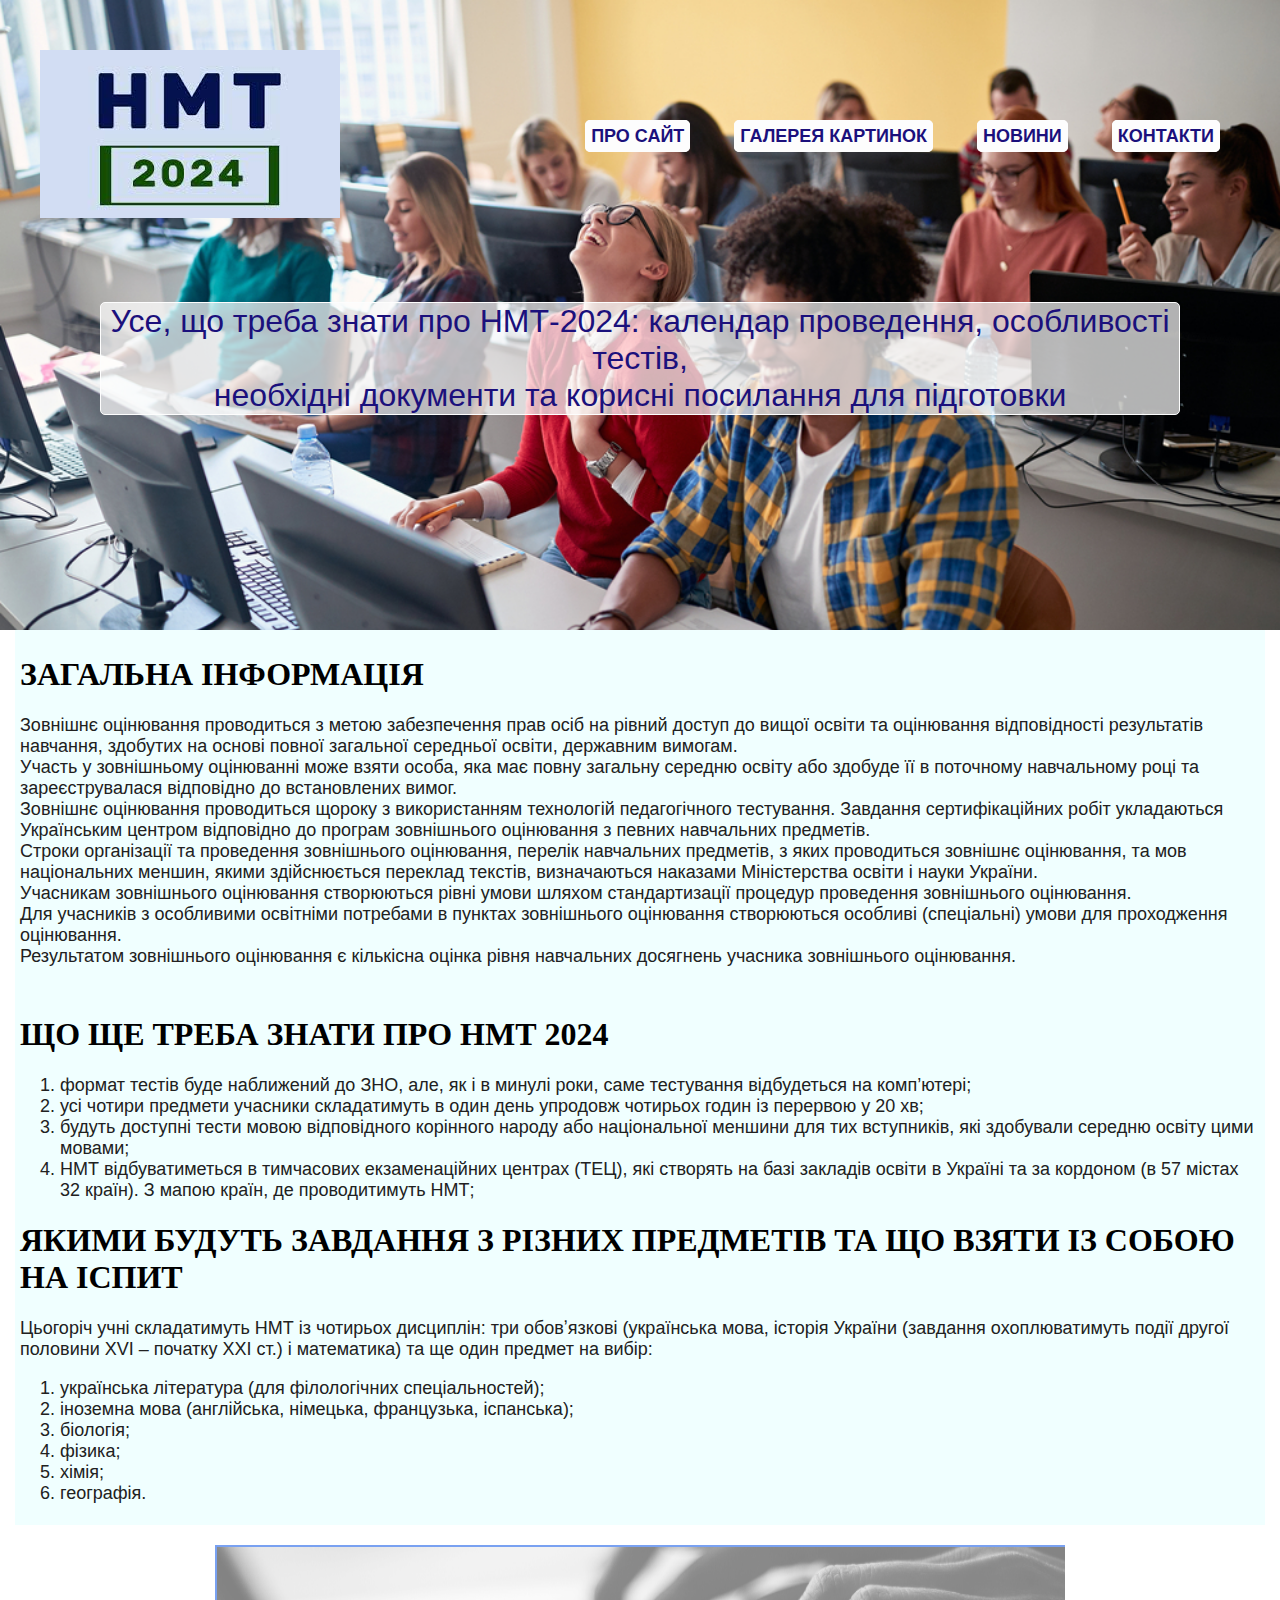
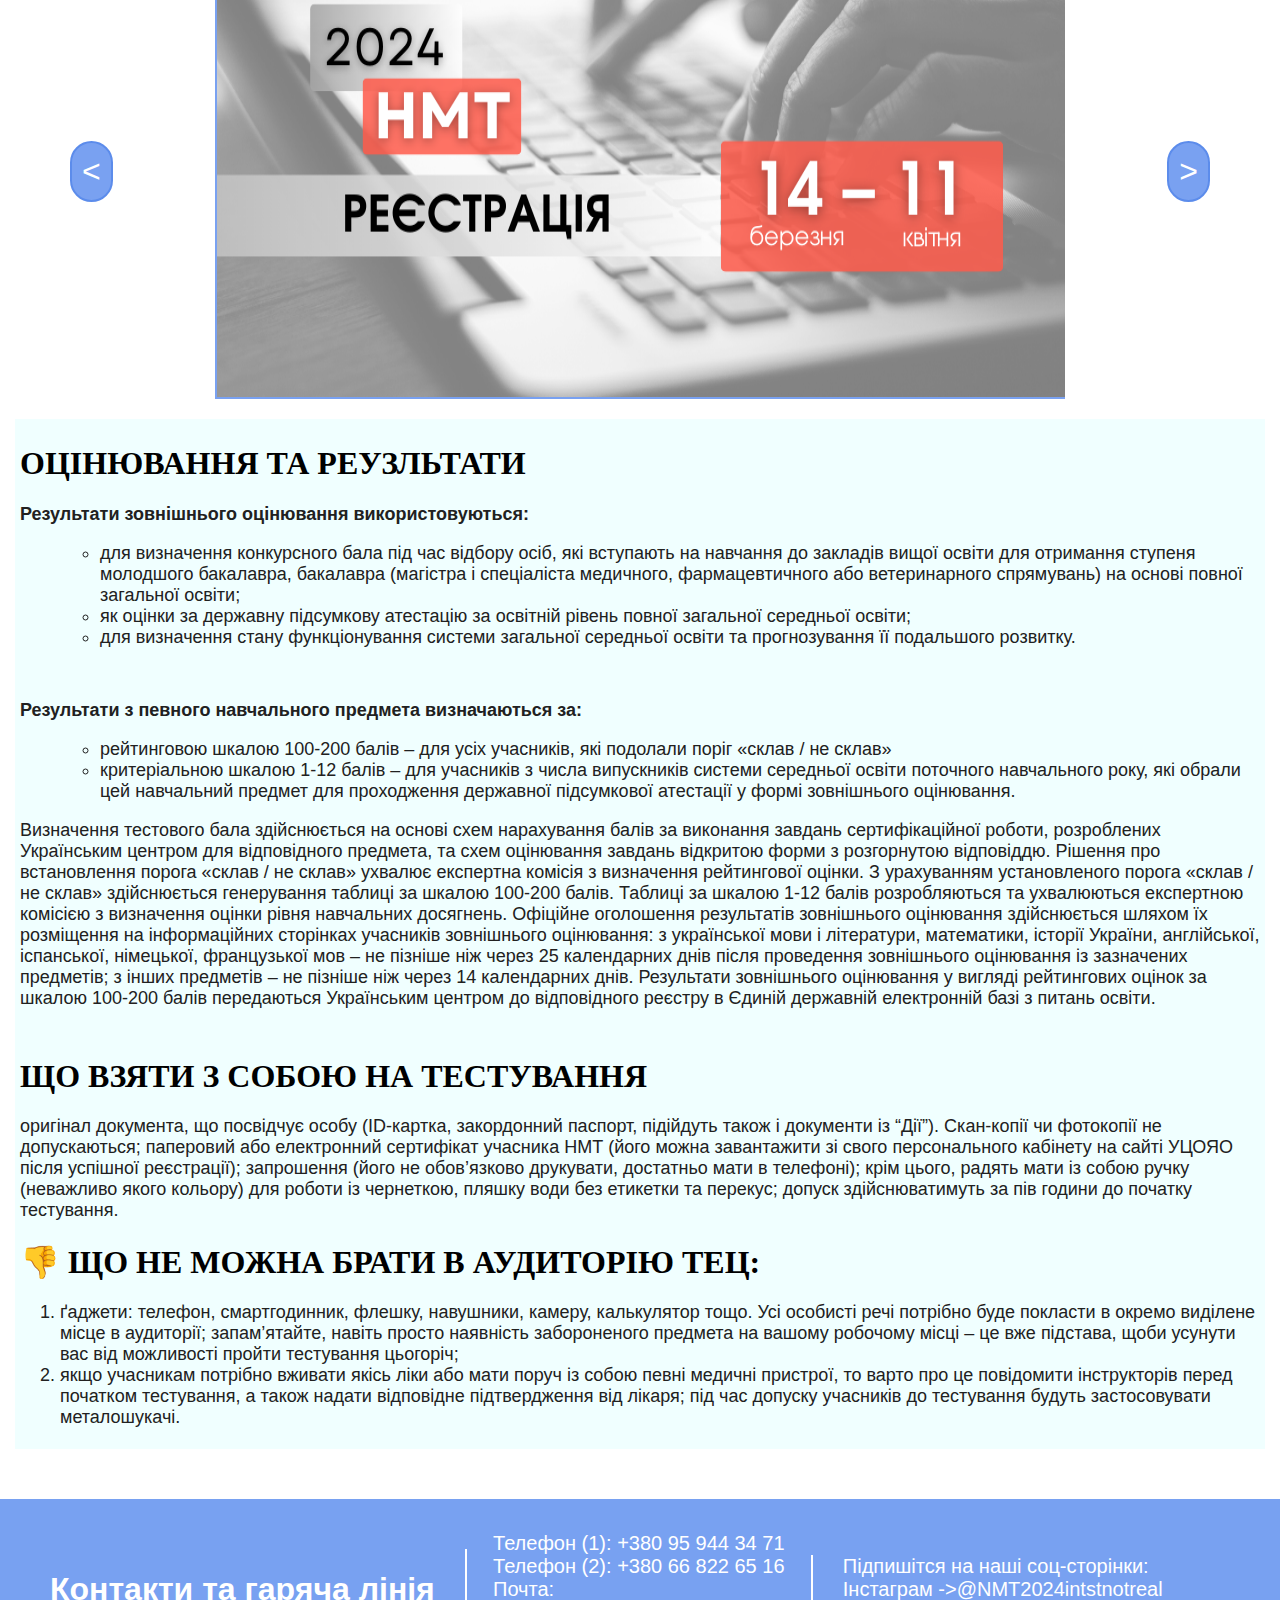
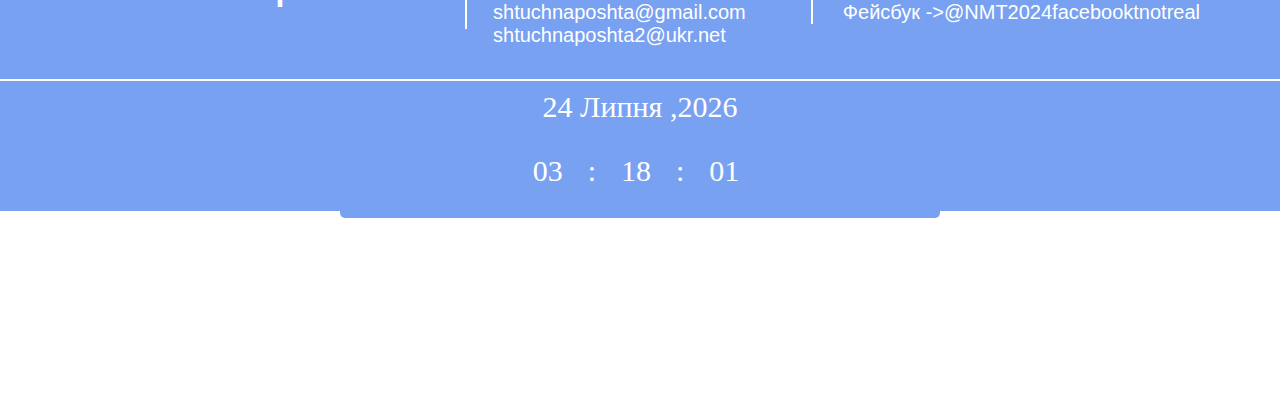
<file: Сипко РГР готово/index.html>
<!DOCTYPE html>
<html lang="en">
<head>
    <meta charset="UTF-8">
    <meta name="viewport" content="width=device-width, initial-scale=1.0">
    <link rel="stylesheet" href="style.css">
    <title>РГР Сипко</title>
</head>
<body>
<div class="header">

    <div class="container">
    
        <div class="header-line">
        
            <div class="header-logo">
                <img src="images.png" alt="LOGO">
            </div>
            <div class="nav">
            <a class="nav-item" href="2 index.html"><b>ПРО САЙТ</b></a>
            <a class="nav-item" target="blank" href="1 index.html"><b>ГАЛЕРЕЯ КАРТИНОК</b></a>
            <a class="nav-item" href="#slider"><b>НОВИНИ</b></a>
            <a class="nav-item" href="#1488"><b>КОНТАКТИ</b></a>
            </div>
         </div>
    </div>
    <div class="header-bot">
        <div class="bot-tittle">
            Усе, що треба знати про НМТ-2024: календар проведення, особливості тестів,<br> 
            необхідні документи та корисні посилання для підготовки
        </div>

    </div>
</div> 

<div class="main">
    
    <div class="paragraph-1">
        <h1>ЗАГАЛЬНА ІНФОРМАЦІЯ</h1>
        <p>Зовнішнє оцінювання проводиться з метою забезпечення прав осіб на рівний доступ до вищої освіти та оцінювання відповідності результатів навчання, здобутих на основі повної загальної середньої освіти, державним вимогам. <br>

            Участь у зовнішньому оцінюванні може взяти особа, яка має повну загальну середню освіту або здобуде її в поточному навчальному році та зареєструвалася відповідно до встановлених вимог.<br>
            
            Зовнішнє оцінювання проводиться щороку з використанням технологій педагогічного тестування. Завдання сертифікаційних робіт укладаються Українським центром відповідно до програм зовнішнього оцінювання з певних навчальних предметів. <br>
            
            Строки організації та проведення зовнішнього оцінювання, перелік навчальних предметів, з яких проводиться зовнішнє оцінювання, та мов національних меншин, якими здійснюється переклад текстів, визначаються наказами Міністерства освіти і науки України.<br>
            
            Учасникам зовнішнього оцінювання створюються рівні умови шляхом стандартизації процедур проведення зовнішнього оцінювання.<br>
            
            Для учасників з особливими освітніми потребами в пунктах зовнішнього оцінювання створюються особливі (спеціальні) умови для проходження оцінювання.<br>
            
            Результатом зовнішнього оцінювання є кількісна оцінка рівня навчальних досягнень учасника зовнішнього оцінювання.</p>
    </div>
    <div class="paragraph-2">
      <h1> ЩО ЩЕ ТРЕБА ЗНАТИ ПРО НМТ 2024</h1>
       <OL>
        <li class="list-item">формат тестів буде наближений до ЗНО, але, як і в минулі роки, саме тестування відбудеться на комп’ютері;</li>
        <li class="list-item"> усі чотири предмети учасники складатимуть в один день упродовж чотирьох годин із перервою у 20 хв;</li>
        <li class="list-item"> будуть доступні тести мовою відповідного корінного народу або національної меншини для тих вступників, які здобували середню освіту цими мовами;</li>
        <li class="list-item"> НМТ відбуватиметься в тимчасових екзаменаційних центрах (ТЕЦ), які створять на базі закладів освіти в Україні та за кордоном (в 57 містах 32 країн). З мапою країн, де проводитимуть НМТ;</li>
       </OL>
    <h1>ЯКИМИ БУДУТЬ ЗАВДАННЯ З РІЗНИХ ПРЕДМЕТІВ ТА ЩО ВЗЯТИ ІЗ СОБОЮ НА ІСПИТ</h1>
    <p>Цьогоріч учні складатимуть НМТ із чотирьох дисциплін: три обовʼязкові (українська мова, історія України (завдання охоплюватимуть події другої половини XVI – початку XXI ст.) і математика) та ще один предмет на вибір:</p>
    <ol>
        <li class="list-item">українська література (для філологічних спеціальностей);</li>
        <li class="list-item">іноземна мова (англійська, німецька, французька, іспанська);</li>
        <li class="list-item">біологія;</li>
        <li class="list-item">фізика;</li>
        <li class="list-item">хімія;</li>
        <li class="list-item">географія.</li> 
    </ol>
    
    </div>
    
    <div class="full-slider">
    
    <div class="slider-container-prev"><button class="slider-prev"> < </button></div>
    
    
    <div class="slider" id="slider">      
        <div class="slider-line">
            <img src="1.png" alt="1">
            <img src="2.png" alt="2">
            <img src="3.png" alt="3">
            <img src="4.png" alt="4">
            <img src="5.png" alt="5">
        </div>
    </div>

    
    <div class="slider-container-prev"><button class="slider-next"> > </button></div>
</div>

    <div class="paragraph-3">
       <h1> ОЦІНЮВАННЯ ТА РЕУЗЛЬТАТИ</h1>
       <p><strong>Результати зовнішнього оцінювання використовуються:</strong> <br>
         <ol>
        <ul>
        <li class="list-item">для визначення конкурсного бала під час відбору осіб, які вступають на навчання до закладів вищої освіти для отримання ступеня молодшого бакалавра, бакалавра (магістра і спеціаліста медичного, фармацевтичного або ветеринарного спрямувань) на основі повної загальної освіти;</li>
        <li class="list-item">як оцінки за державну підсумкову атестацію за освітній рівень повної загальної середньої освіти;</li>
        <li class="list-item">для визначення стану функціонування системи загальної середньої освіти та прогнозування її подальшого розвитку.</li>
        </ul>
        </ol>
        <br>
        <p> <strong>Результати з певного навчального предмета визначаються за:</strong></p>
        <ol>
        <ul>
        <li class="list-item">рейтинговою шкалою 100-200 балів – для усіх учасників, які подолали поріг «склав / не склав»</li>
        <li class="list-item">критеріальною шкалою 1-12 балів – для учасників з числа випускників системи середньої освіти поточного навчального року, які обрали цей навчальний предмет для проходження державної підсумкової атестації у формі зовнішнього оцінювання.</li>
        </ul>
        </ol>
        <p>Визначення тестового бала здійснюється на основі схем нарахування балів за виконання завдань сертифікаційної роботи, розроблених Українським центром для відповідного предмета, та схем оцінювання завдань відкритою форми з розгорнутою відповіддю.
        
        Рішення про встановлення порога «склав / не склав» ухвалює експертна комісія з визначення рейтингової оцінки. З урахуванням установленого порога «склав / не склав» здійснюється генерування таблиці за шкалою 100-200 балів.
        
        Таблиці за шкалою 1-12 балів розробляються та ухвалюються експертною комісією з визначення оцінки рівня навчальних досягнень.
        
        Офіційне оголошення результатів зовнішнього оцінювання здійснюється шляхом їх розміщення на інформаційних сторінках учасників зовнішнього оцінювання:
        
        з української мови і літератури, математики, історії України, англійської, іспанської, німецької, французької мов – не пізніше ніж через 25 календарних днів після проведення зовнішнього оцінювання із зазначених предметів;
        з інших предметів – не пізніше ніж через 14 календарних днів.
        Результати зовнішнього оцінювання у вигляді рейтингових оцінок за шкалою 100-200 балів передаються Українським центром до відповідного реєстру в Єдиній державній електронній базі з питань освіти.</p>
    </div>
    
    <div class="paragraph-4">
        <h1>ЩО ВЗЯТИ З СОБОЮ НА ТЕСТУВАННЯ</h1>

        <p>оригінал документа, що посвідчує особу (ID-картка, закордонний паспорт, підійдуть також і документи із “Дії”). Скан-копії чи фотокопії не допускаються;
        паперовий або електронний сертифікат учасника НМТ (його можна завантажити зі свого персонального кабінету на сайті УЦОЯО після успішної реєстрації);
        запрошення (його не обов’язково друкувати, достатньо мати в телефоні);
        крім цього, радять мати із собою ручку (неважливо якого кольору) для роботи із чернеткою,
        пляшку води без етикетки та перекус;
        допуск здійснюватимуть за пів години до початку тестування.</p>
        <h1>👎 ЩО НЕ МОЖНА БРАТИ В АУДИТОРІЮ ТЕЦ:</h1>
        <ol>
        <li class="list-item">ґаджети: телефон, смартгодинник, флешку, навушники, камеру, калькулятор тощо. Усі особисті речі потрібно буде покласти в окремо виділене місце в аудиторії;
        запам’ятайте, навіть просто наявність забороненого предмета на вашому робочому місці – це вже підстава, щоби усунути вас від можливості пройти тестування цьогоріч;</li>
        
        <li class="list-item">якщо учасникам потрібно вживати якісь ліки або мати поруч із собою певні медичні пристрої, то варто про це повідомити інструкторів перед початком тестування, а також надати відповідне підтвердження від лікаря;
        під час допуску учасників до тестування будуть застосовувати металошукачі.</li></ol>
    </div>



</div>

<div class="footer">
    <div class="containerFT" id="1488">
        <div class="help">
           <h1 class="barabola">Контакти та гаряча лінія</h1>
        </div>
        <div class="social">
            Телефон (1): +380 95 944 34 71 <br>
            Телефон (2): +380 66 822 65 16 <br>
            Почта: <br>
            <a href="*" target="_blank" class="foot-item">shtuchnaposhta@gmail.com</a> <br>
            <a href="*" target="_blank" class="foot-item">shtuchnaposhta2@ukr.net</a>

        </div>
        <div class="contacts">
            Підпишітся на наші соц-сторінки: <br>
            Iнстаграм -><a href="*" target="_blank" class="foot-item">@NMT2024intstnotreal</a> <br>
            Фейсбук -><a href="*" target="_blank" class="foot-item">@NMT2024facebooktnotreal</a>
        </div>
        
        
    </div>
    
</div>

    
    
<div class="Map-container">
    
    <!-- Годинник -->
    <div class="clock-container">
        <div class="clock">
            <div id="Date"></div>

            <ul>
            <li id="hours">05</li>
                <li id="point">:</li>
                <li id="min">20</li>
                <li id="point">:</li>
                <li id="sec">30</li>
            </ul>
        </div>
    </div>
    
    <script>
         //Годинник
        function clock(){
            
            var monthNames = [ "Січеня", "Лютого", "Брезня", "Квітня", "Травня", "Червня", "Липня", "Серпня", "Вересня", "Жовтня", "Листопада", "Грудня" ]; 
        

            var today = new Date();

            document.getElementById('Date').innerHTML = (today.getDate() + ' ' + monthNames[today.getMonth()] + ' ,' +today.getFullYear());

            
            var h = today.getHours();
            var m = today.getMinutes();
            var s = today.getSeconds();

            h = h<10? '0'+h: h;
            m = m<10? '0'+m: m;
            s = s<10? '0'+s: s;               

            document.getElementById('hours').innerHTML = h;
            document.getElementById('min').innerHTML = m;
            document.getElementById('sec').innerHTML = s;

        }var inter = setInterval(clock,400);
        
        //Slider
        const images = document.querySelectorAll('.slider .slider-line img');
        const sliderLine = document.querySelector('.slider .slider-line');
        let count = 0;
        let width;

        function init() {
        console.log('resize');
        width = document.querySelector('.slider').offsetWidth;
        sliderLine.style.width = width * images.length + 'px';
        images.forEach(item => {
        item.style.width = width + 'px';
        item.style.height = 'auto';
        });
        rollSlider();
        }

        init();
        window.addEventListener('resize', init);

        document.querySelector('.slider-next').addEventListener('click', function () {
        count++;
        if (count >= images.length) {
        count = 0;
        }
    rollSlider();
    });

        document.querySelector('.slider-prev').addEventListener('click', function () {
        count--;
         if (count < 0) {
           count = images.length - 1;
        }
        rollSlider();
    });

    function rollSlider() {
        sliderLine.style.transform = 'translate(-' + count * width + 'px)';

}
    </script>
  <!-- Карта -->
  <div id="map">
    <iframe allowfullscreen="" aria-hidden="false" frameborder="0" loading="lazy" sandbox="allow-same-origin allow-scripts allow-popups allow-forms" src="https://www.google.com/maps/embed?pb=!1m18!1m12!1m3!1d20697.837190970386!2d34.57257805854492!3d49.574556912607854!2m3!1f0!2f0!3f0!3m2!1i1024!2i768!4f13.1!3m3!1m2!1s0x0%3A0x528a08266c1d4938!2z0J3QsNGG0ZbQvtC90LDQu9GM0L3QuNC5INGD0L3RltCy0LXRgNGB0LjRgtC10YIgwqvQn9C-0LvRgtCw0LLRgdGM0LrQsCDQv9C-0LvRltGC0LXRhdC90ZbQutCwINGW0LzQtdC90ZYg0K7RgNGW0Y8g0JrQvtC90LTRgNCw0YLRjtC60LDCuw!5e0!3m2!1suk!2sua!4v1610624911843!5m2!1suk!2sua" style="border: 0; width: 100%; height: 200px;" allowfullscreen="" loading="lazy"></iframe>
   </div>
</div>
</body>
</html>
</file>
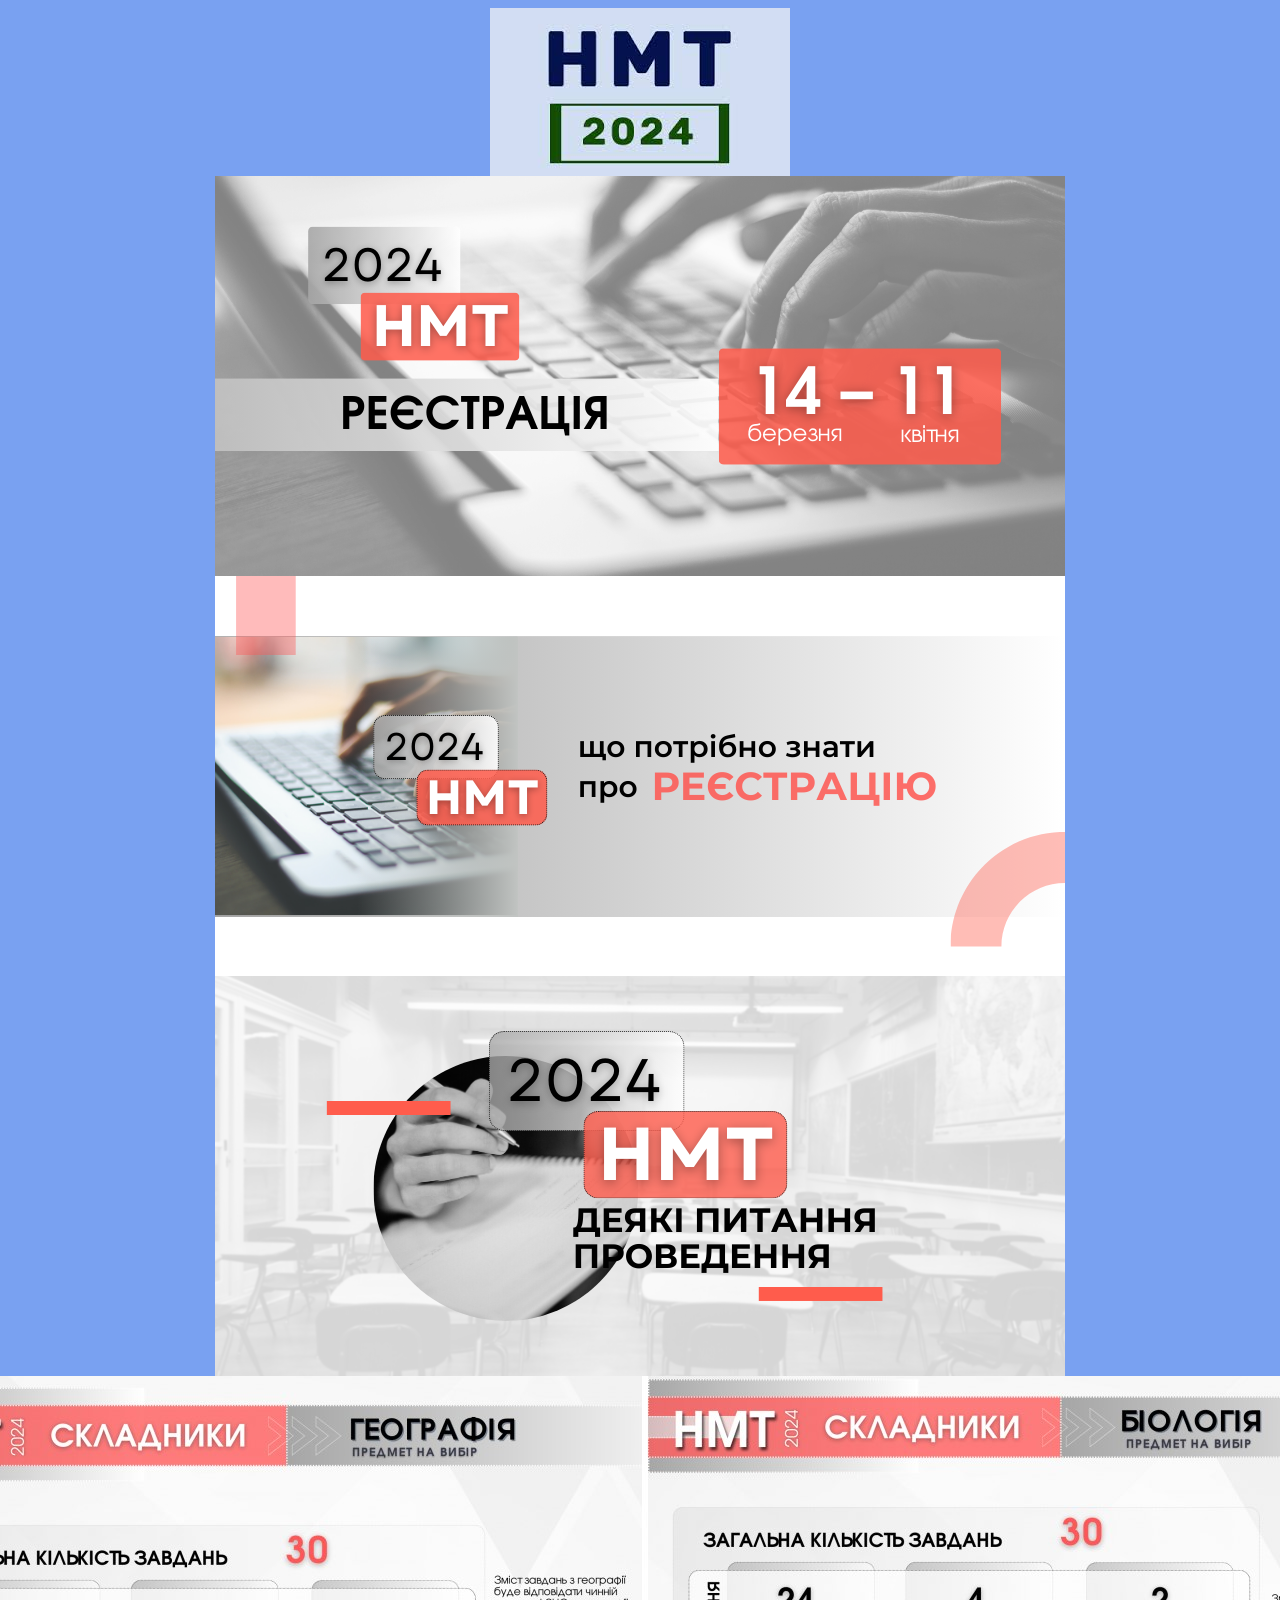
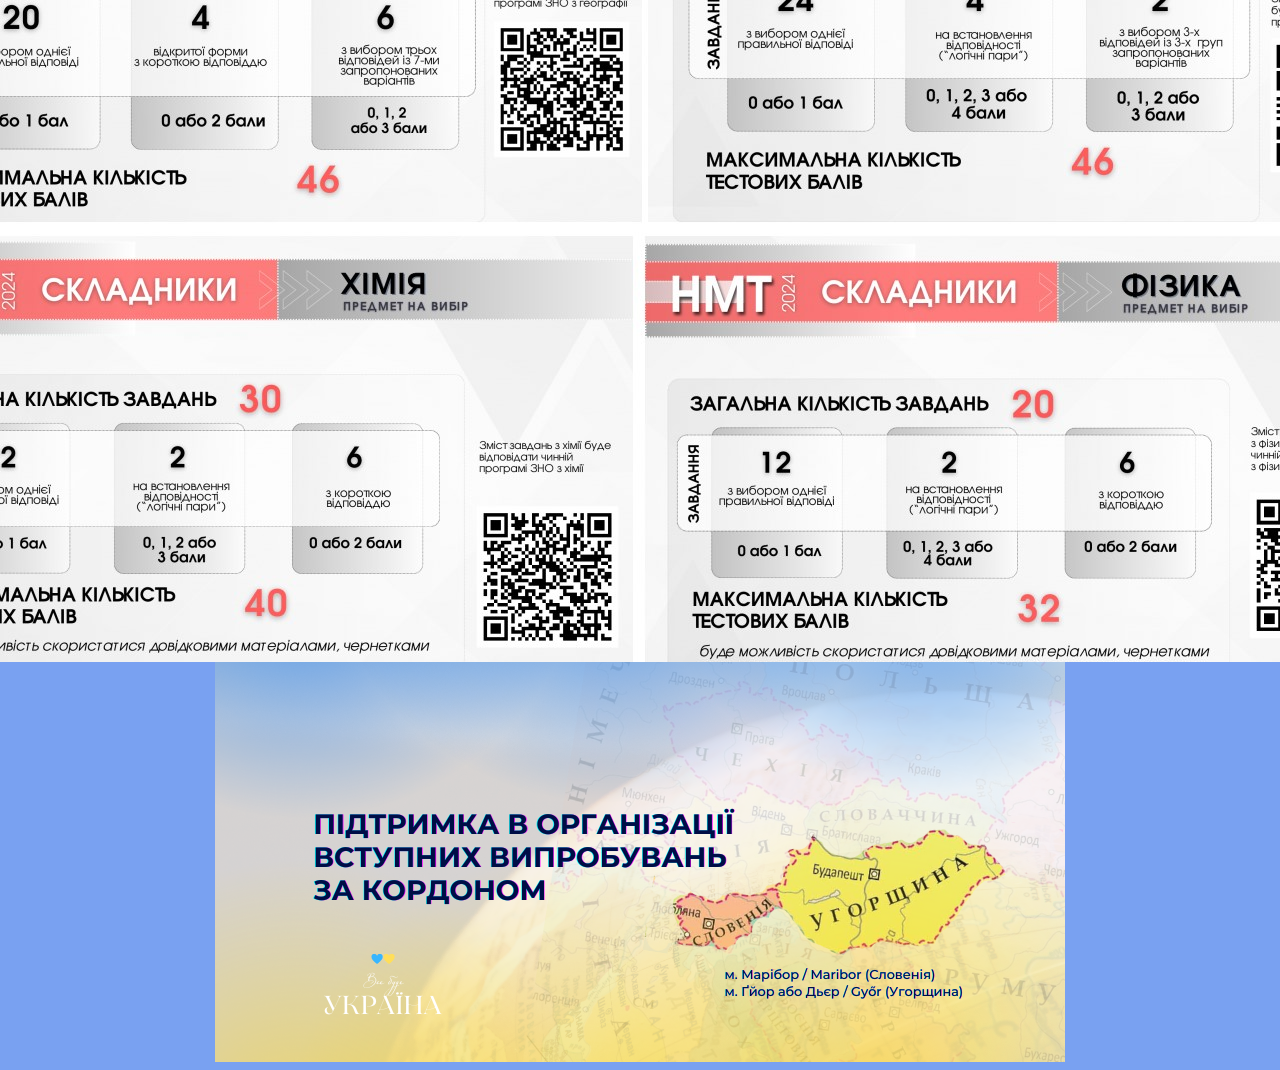
<file: Сипко РГР готово/1 index.html>
<!DOCTYPE html>
<html lang="en">
<head>
    <meta charset="UTF-8">
    <meta name="viewport" content="width=device-width, initial-scale=1.0">
    <title>Galery</title>
    <link rel="stylesheet" href="1 style.css">
</head>
<body>
    <div class="container">
        <img src="images.png" alt="1">
        <img src="1.png" alt="2">
        <img src="2.png" alt="3">
        <img src="3.png" alt="4">
        <img src="4.png" alt="5">
        <img src="5.png" alt="6">
    </div>
</body>
</html>
</file>
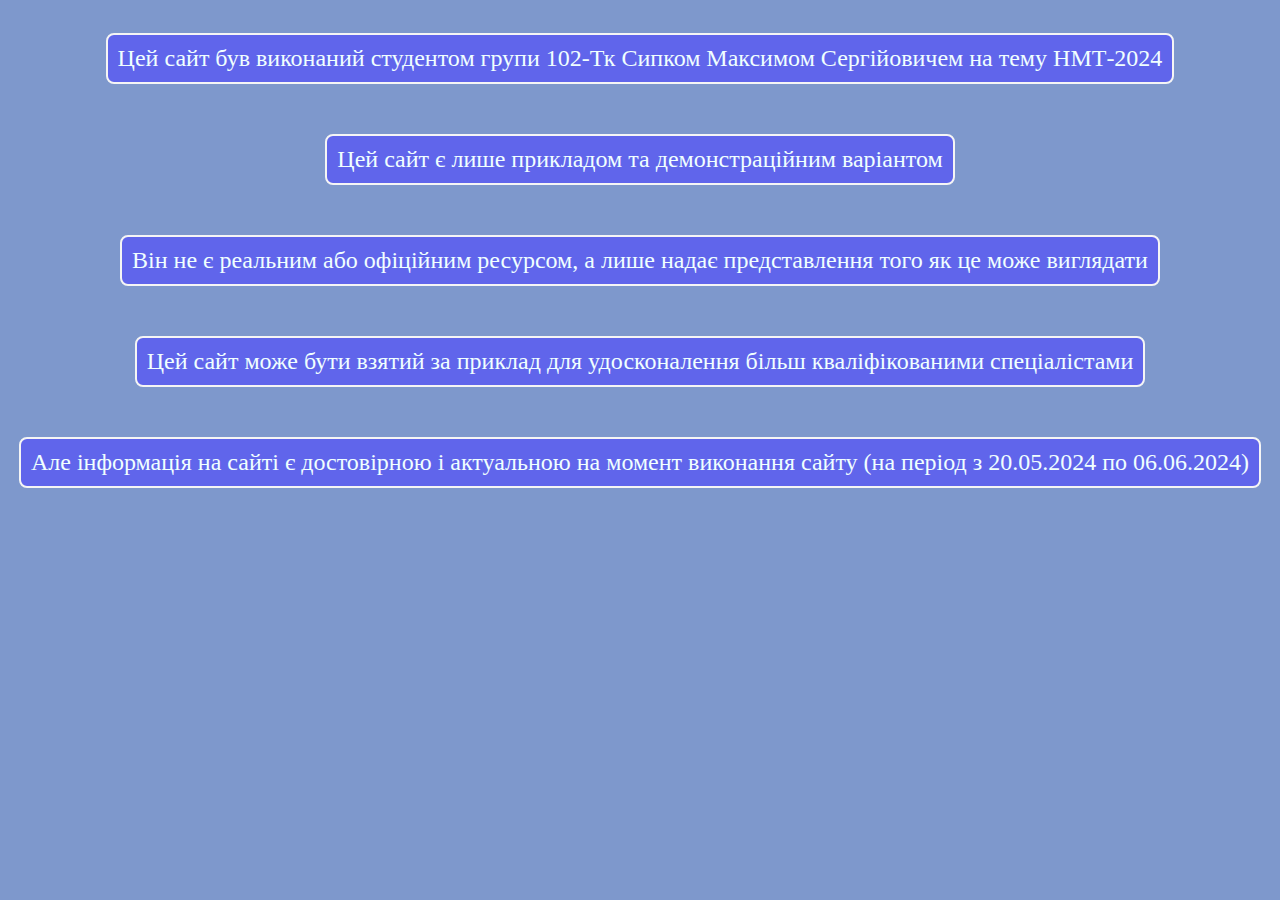
<file: Сипко РГР готово/2 index.html>
<!DOCTYPE html>
<html lang="en">
<head>
    <meta charset="UTF-8">
    <meta name="viewport" content="width=device-width, initial-scale=1.0">
    <title>Про сайт</title>
    <link rel="stylesheet" href="2 style.css">
</head>
<body>
    <div class="container">
        <div class="item">Цей сайт був виконаний студентом групи 102-Тк Сипком Максимом Сергійовичем на тему НМТ-2024</div>
        <div class="item">Цей сайт є лише прикладом та демонстраційним варіантом</div>
        <div class="item">Він не є реальним або офіційним ресурсом, а лише надає представлення того як це може виглядати</div>
        <div class="item">Цей сайт може бути взятий за приклад для удосконалення більш кваліфікованими спеціалістами </div>
        <div class="item">Але інформація на сайті є достовірною і актуальною на момент виконання сайту (на період з 20.05.2024 по 06.06.2024)</div>
    </div>
</body>
</html>
</file>
<file: Сипко РГР готово/style.css>
body{
    margin: 0;
}

.container {
    margin:0px 100px;
}
.header {
    background-image: url(Depositphotos_409022392_S.jpg);
    height: 70vh;
    background-repeat: no-repeat;
    background-size: cover;
}
.header-line {
    padding-top: 50px;
    display: flex;
    align-items: center;
    justify-content: space-between;
}

.nav-item {
    color: #1b107c;
    text-decoration: none;
    font-family: sans-serif;
    font-size: 26px;
    margin-left: 40px;
    margin-right: 40px;
    padding: 10px;
    background-color:rgba(253, 253, 253);
    border: 1px solid rgb(253, 253, 253);
    border-radius: 5px;
    margin-bottom: 50px;

    transition: color 0.2s linear;
}
.nav-item:hover {
    color: rgb(27, 209, 209);
}
.bot-tittle {
    color: #1b107c; 
    font-size: 46px;
    font-family:sans-serif;
    text-align: center;
    margin-left: 100px;
    margin-right: 100px;
    margin-top: 80px;
    background-color: rgba(253, 253, 253, 0.7);
    border: 1px solid rgb(253, 253, 253);
    border-radius: 5px;
}
.containerFT {
    display: flex;
    align-items: center;
    justify-content: space-between;
    height: 20vh;
    background-color: #78a1f1;
    margin-top: 50px;
}
.help {
    font-size: 46;
    color: #fff;
    font-family: sans-serif;
    margin-left: 50px;
    border-right: 2px solid #fff;
    padding-right: 30px;
}  

.social {
    font-size: 20px;
    color: #fff;
    font-family: sans-serif;
    text-decoration: none;

}

.contacts {
    font-size: 20px;
    color: #fff;
    font-family: sans-serif;
    border-left: 2px solid #fff;
    padding-left: 30px;
    margin-right: 80px;
}
.foot-item {
    color: #ffffff;
    text-decoration: none;
    font-family: sans-serif;
    font-size: 20px;
    transition: color 0.2s linear;
}

.foot-item:hover {
    color: rgb(27, 209, 209);
}

.clock-container {
  height: 130px;
  display: flex;
  align-items: center;
  justify-content: center;
  background-color: #79a1f1;
  border-top: 2px solid #fff;
}
 
.clock {
   width: 600px;
   color: rgb(255, 255, 255);
   border-radius: 5px ;
   background-color: #79a1f1;
   margin-top: 15px;
}
#Date {
    font-size: 30px !important;
    text-align: center;
}
.clock ul{
 display: flex; 
 justify-content: center;  
 list-style: none;
 font-size: 30px;
 gap: 25px;
 margin-right: 48px;
}   

.slider {
    justify-self: center;
    margin: 20px auto;
    max-width: 850px;
    overflow: hidden;
} 

.slider-line {
    display: flex;
    max-height: 450px;
    background: orangered;
    transition: all ease 1.2s;
    border: 2px solid #79a1f1;
    
    
}
.slider-prev {
   color: #ffffff;
   background-color: rgb(121, 161, 241);
   border: 2px solid #5c8ceb;
   font-size: 16px;
   margin-left: 70px;
   font-size: 32px;
   padding: 10px;
   border-radius: 40px;
   
}
.slider-next {
    color: #ffffff;
   background-color: rgb(121, 161, 241);
   border: 2px solid #5c8ceb;
   font-size: 16px;
   margin-right: 70px;
   font-size: 32px;
   padding: 10px;
   border-radius: 40px;
}
.full-slider {
    display: flex;
    flex-direction: row;
    align-items: center;
}
.paragraph-1 {
    margin-left: 15px;
    margin-right: 15px;
    background-color: azure;
    padding: 5px;
}
.paragraph-2 {
    margin-left: 15px;
    margin-right: 15px;
    background-color: azure;
    padding: 5px;
}
.paragraph-3 {
    margin-left: 15px;
    margin-right: 15px;
    background-color: azure;
    padding: 5px;
}
.paragraph-4 {
    margin-left: 15px;
    margin-right: 15px;
    background-color: azure;
    padding: 5px;
}
p {
    font-size: 18px;
    font-family: Helvetica;
    color: #212121;
}
.list-item {
    font-size: 18px;
    font-family: Helvetica;
    color: #212121;
}
h1 :not(.barabola) {
    color: #150d5f;
    font-style: italic;
}
.barabola {
    color: #fff;
}

@media (max-device-width: 1600px) {
    .nav-item {
        font-size: 20px;
        margin-left: 30px;
        margin-right: 30px;
    }
    .bot-tittle {
        font-size: 36px;
    }
}
@media (max-device-width: 1350px) {
    .nav-item {
        font-size: 18px;
        margin-left: 20px;
        margin-right: 20px;
        padding: 5px;
    }
    .bot-tittle {
        font-size: 32px;
    }
    .container {
        margin: 0px 40px;
    }
}
@media (max-device-width: 1060px) {
    .nav-item {
        font-size: 18px;
        margin-left: 20px;
        margin-right: 20px;
        padding: 5px;
    }
    .bot-tittle {
        font-size: 28px;
    }
    .container {
        margin: 0px 40px;
    }
    .header-line {
        display: flex;
        flex-direction: column;
        align-items: center;
        justify-content: space-between;
    }
    .nav {
        margin-top: 40px;
    }
}
@media (max-device-width: 770px) {
    .nav-item {
        font-size: 16px;
        margin-left: 10px;
        margin-right: 10px;
        padding: 3px;
    }
    .bot-tittle {
        font-size: 23px;
    }
    .container {
        margin: 0px 30px;
    }
    .header-line {
        display: flex;
        flex-direction: column;
        align-items: center;
        justify-content: space-between;
    }
    .nav {
        margin-top: 35px;
    }
    .slider-prev {
        font-size: 26px;
        padding: 7px;
        margin-left: 50px;
    }
    .slider-next {
        font-size: 26px;
        padding: 7px;
        margin-right: 50px;
    }

 
    .containerFT {
        display: flex;
        flex-direction: column;
        align-items: center;
        justify-content: space-between;
        height: auto;
        font-size: 18px;
    }
    .help {
        font-size: 22px;
        border-bottom: 2px solid #fff;
        border-right: 0;
        margin-bottom: 10px;
    }
    .social {
        margin: 20px 0px 20px 0px;
    }
    .contacts {
        font-size: 20px;
        border-top: 2px solid #fff;
        border-left: 0;
        padding-top: 20px;
        padding-bottom: 20px;
        
    }
}
@media (max-device-width: 590px) {
    .nav-item {
        margin-left: 3px;
        padding: 2px;
        font-size: 12px;
    }
}
</file>
<file: Сипко РГР готово/1 style.css>
.container {
    display: flex;
    flex-direction: column;
    align-items:center ;
}
body {
    background-color: #79a1f1;
}
</file>
<file: Сипко РГР готово/2 style.css>
.container {
    
     display: flex;
     flex-direction: column;
     align-items: center;
}
.item {
   color: azure;
   background-color: rgba(89, 89, 243, 0.8);
   padding: 10px;
   font-size: 24px;
   border: 2px solid whitesmoke;
   border-radius: 8px;
   margin: 25px 0px ;
}
body {
    background-color: rgb(126, 152, 204);
}
</file>
